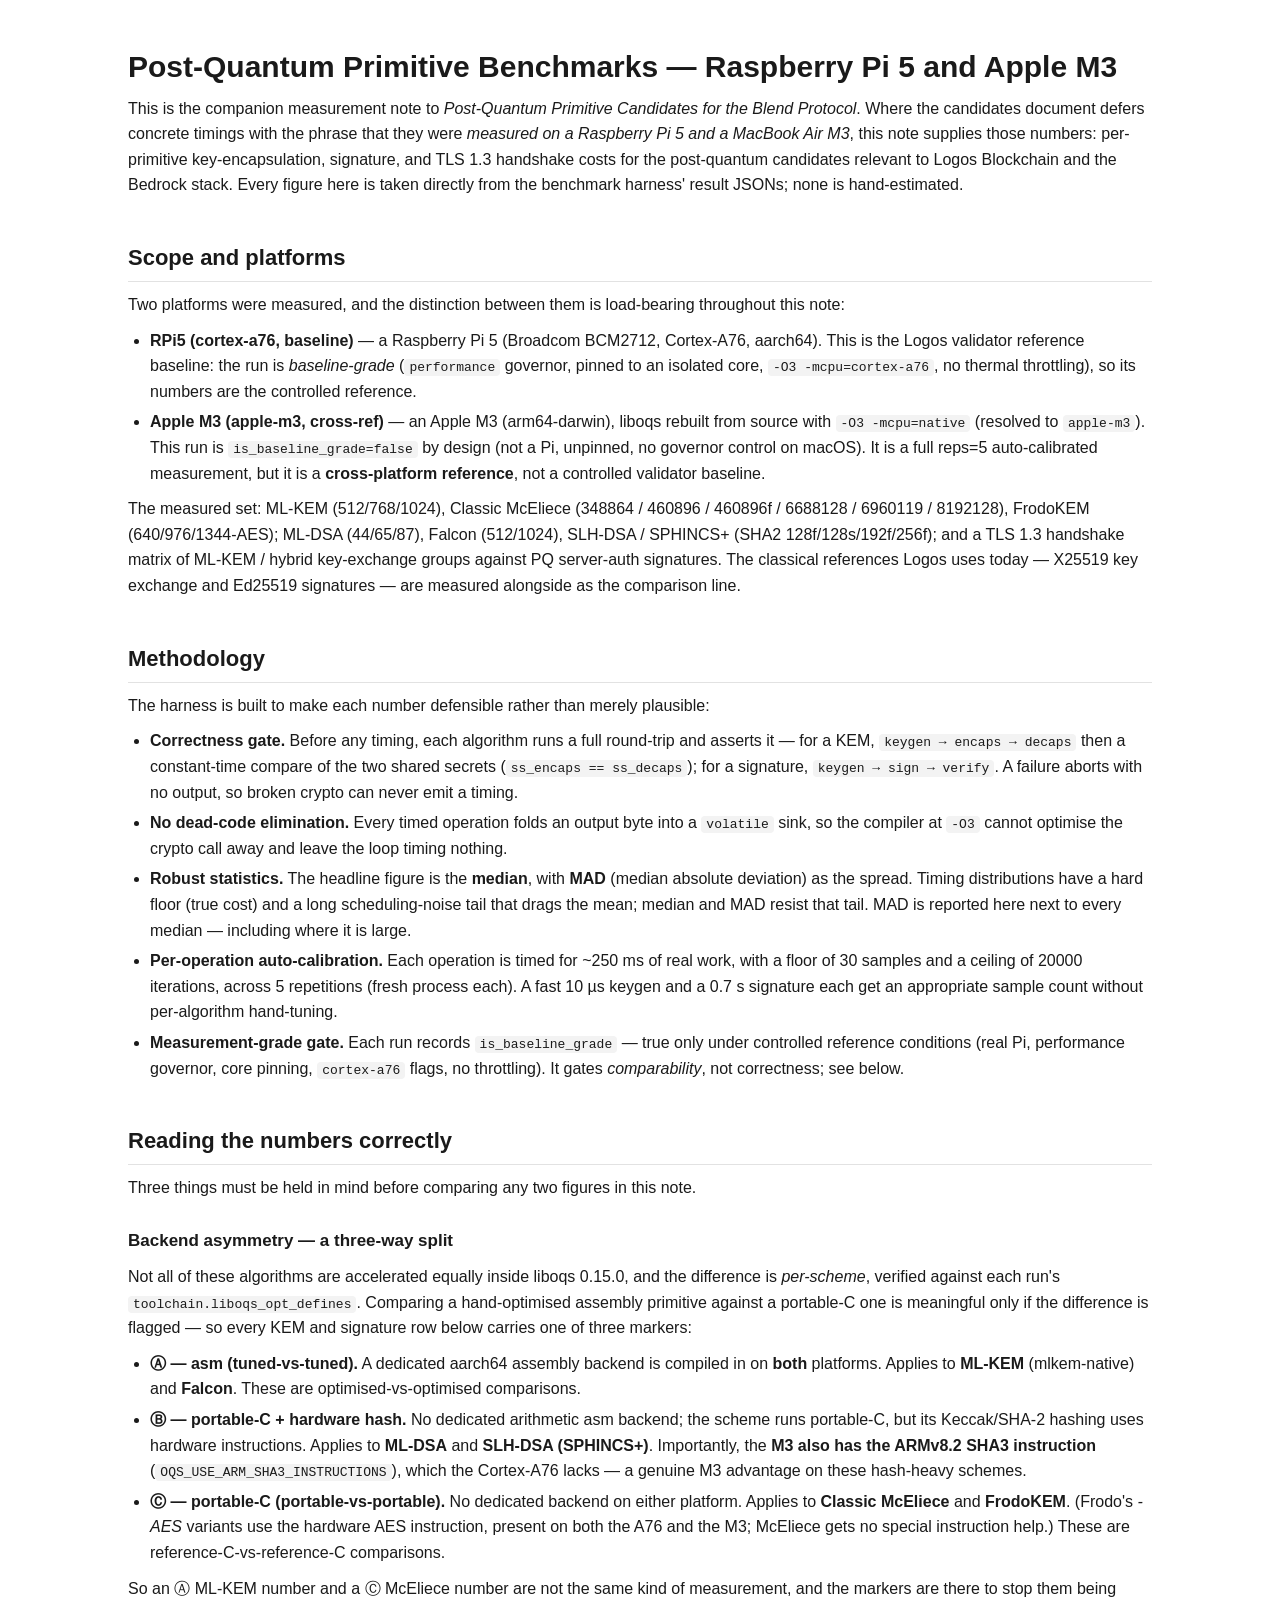
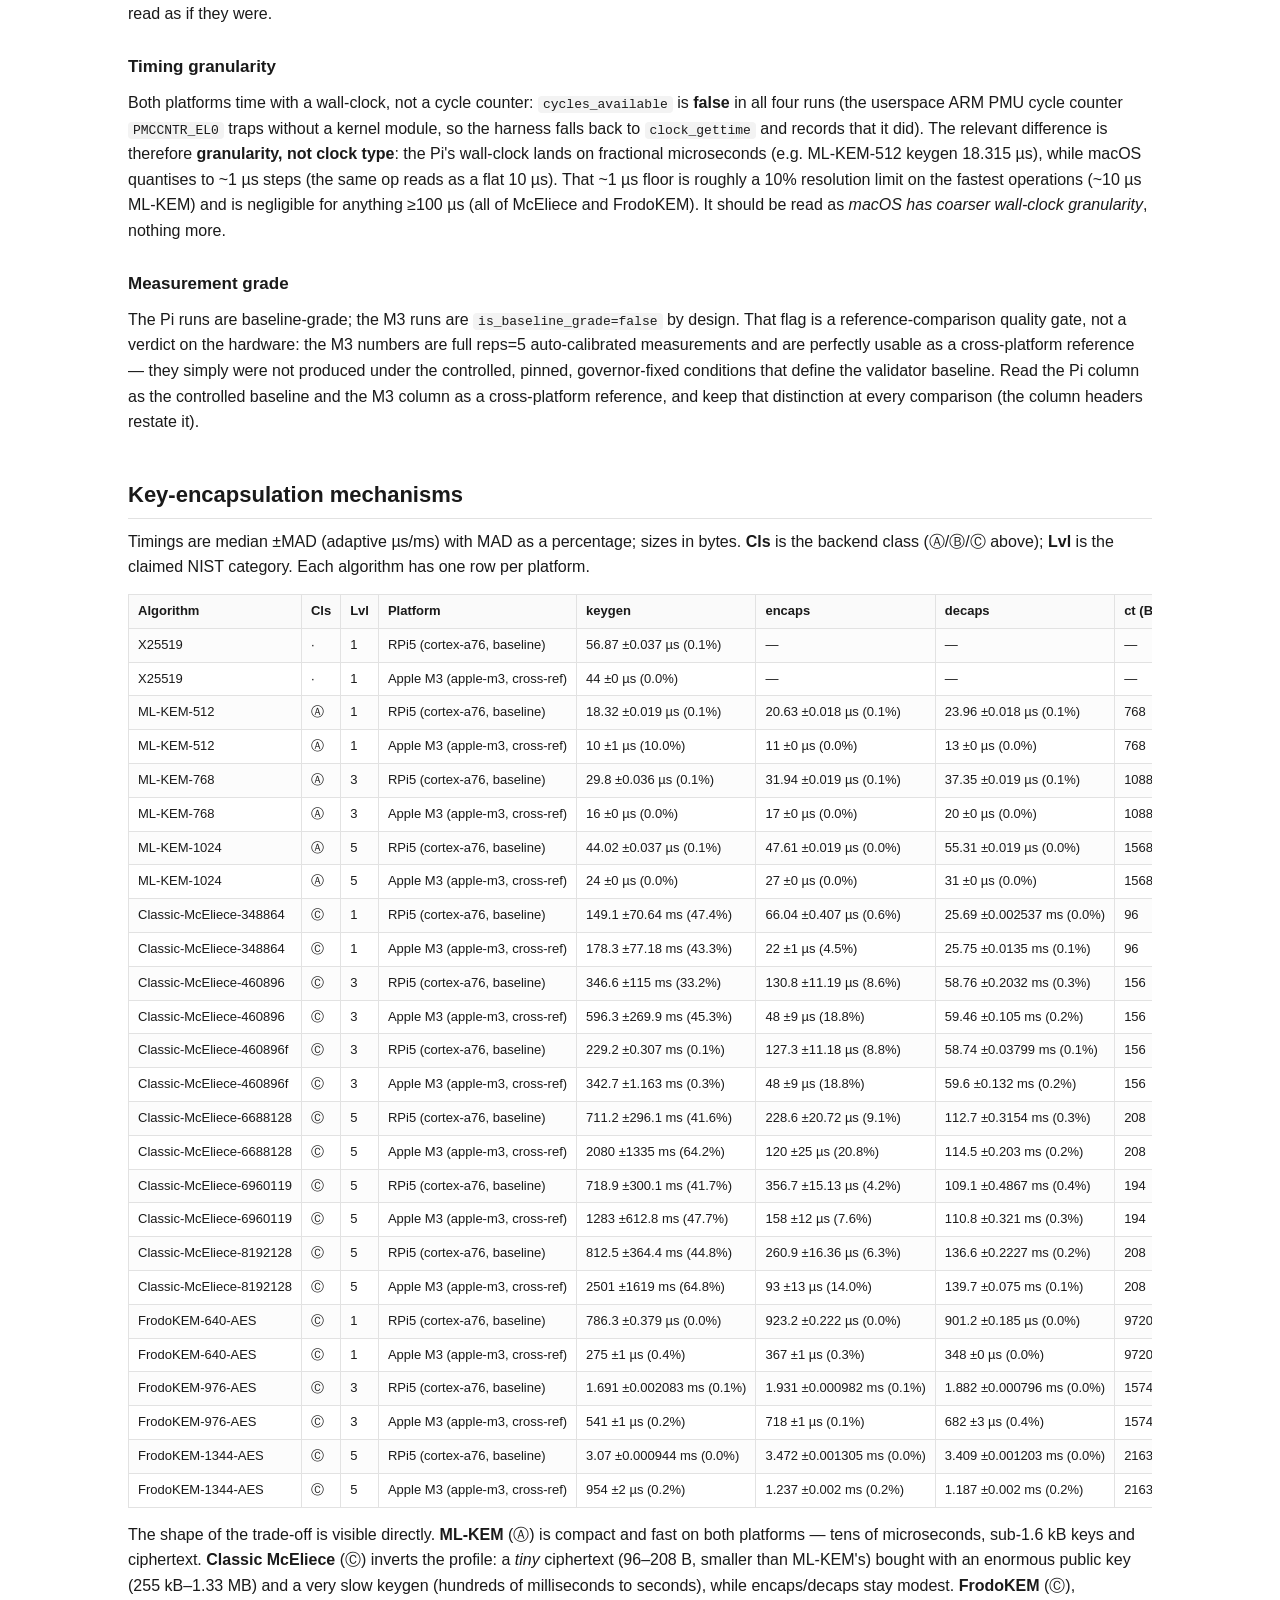
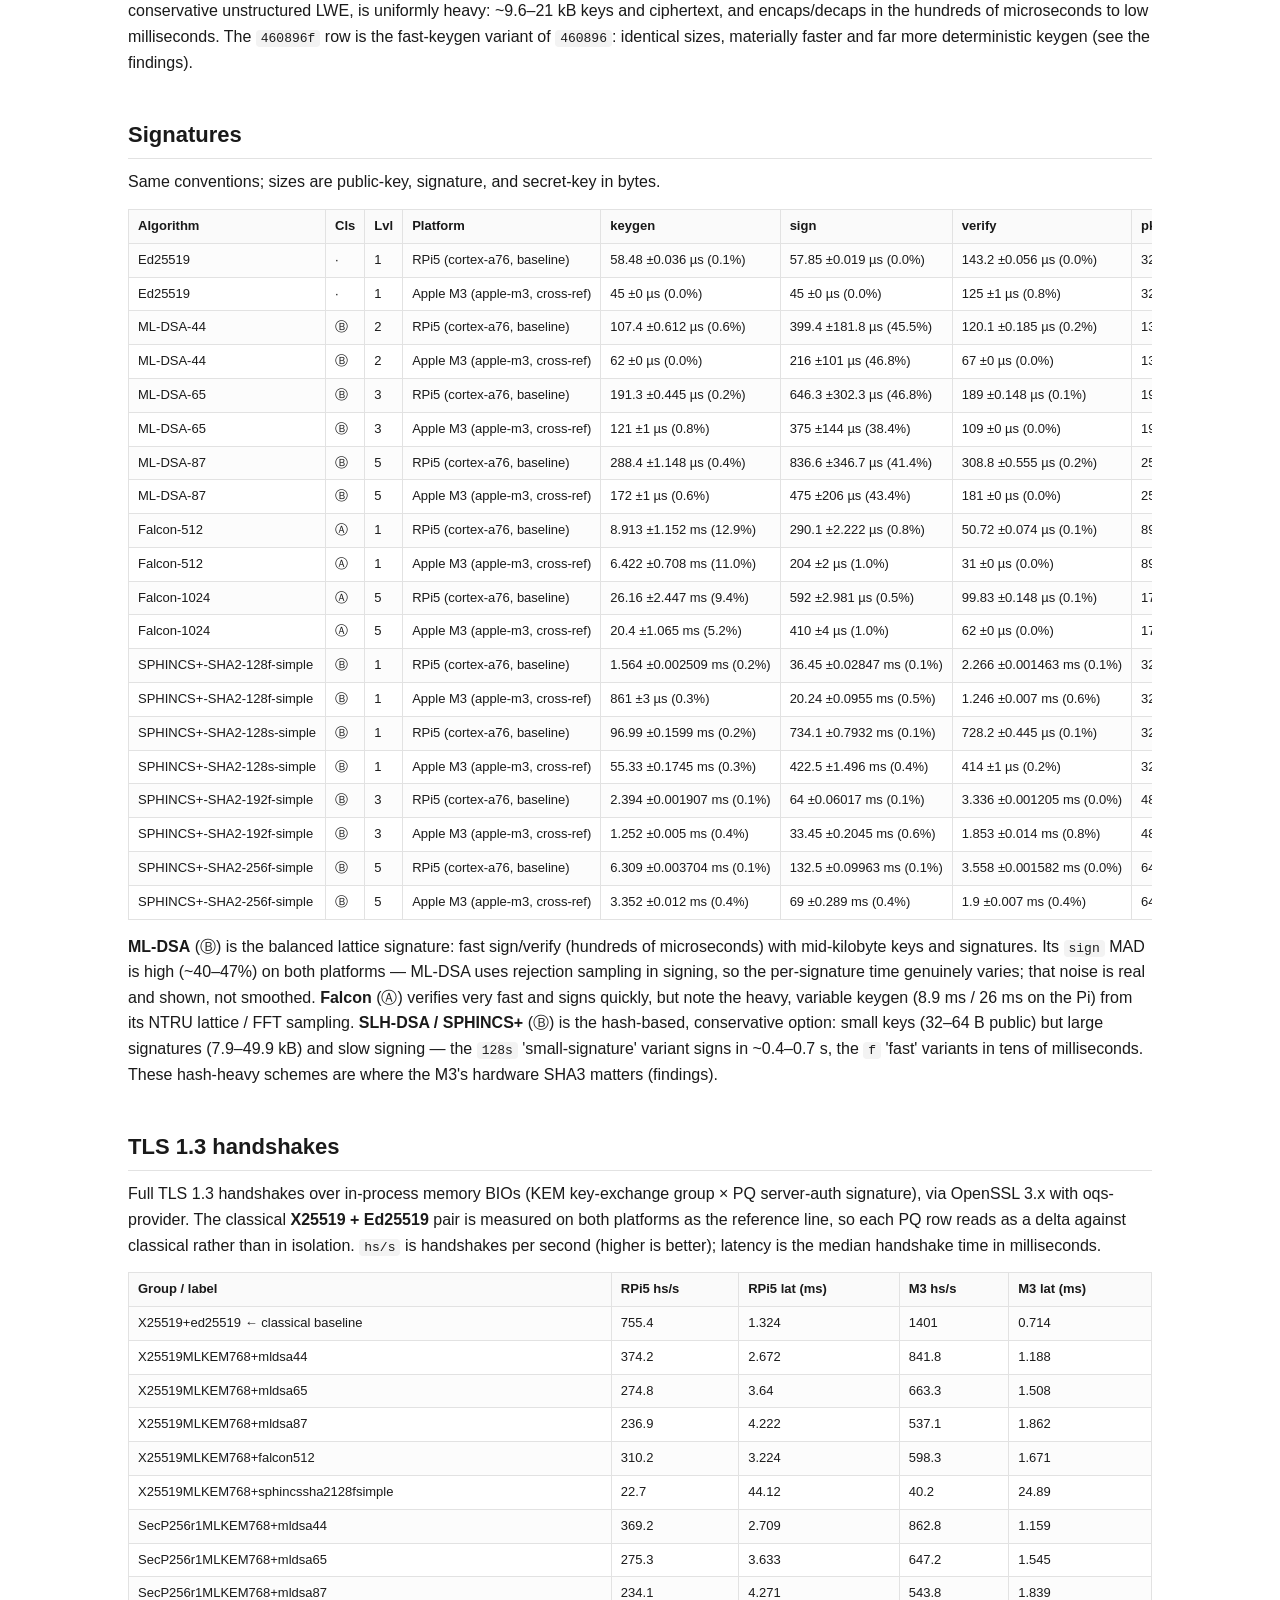
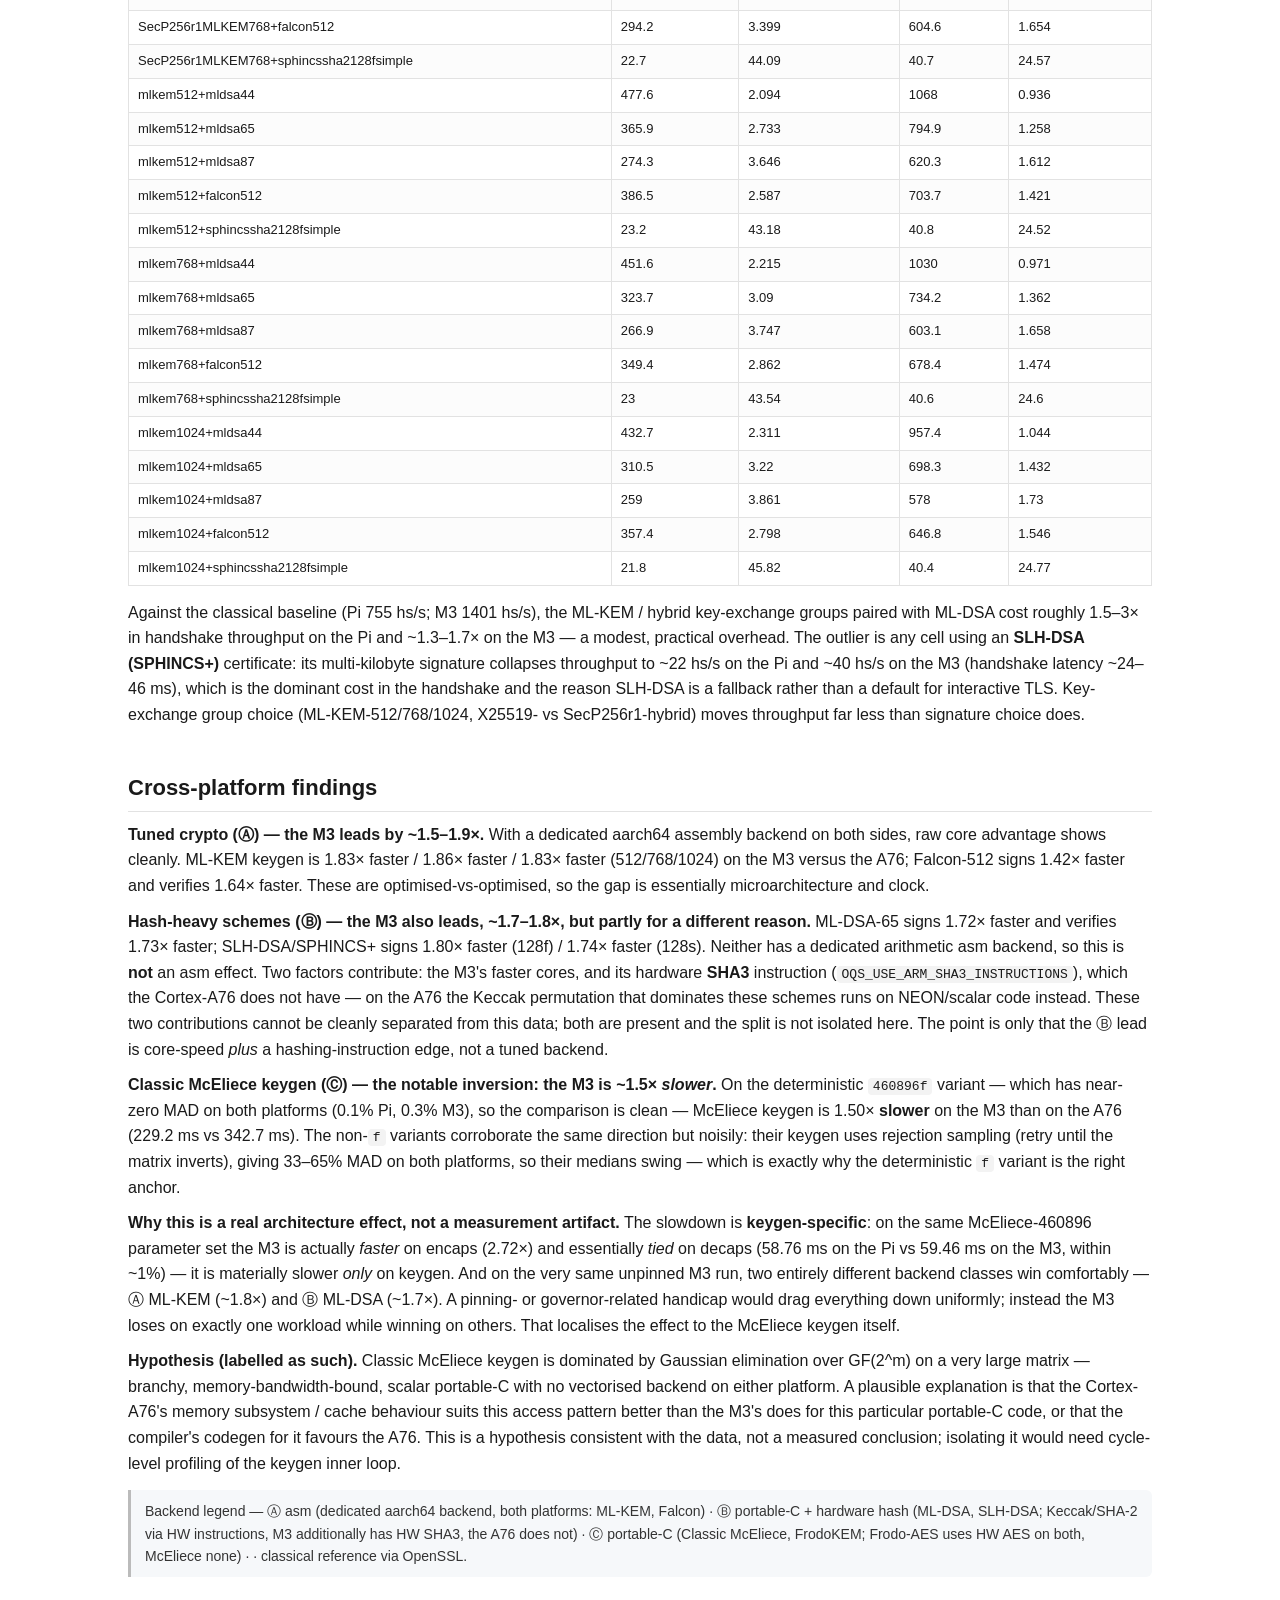
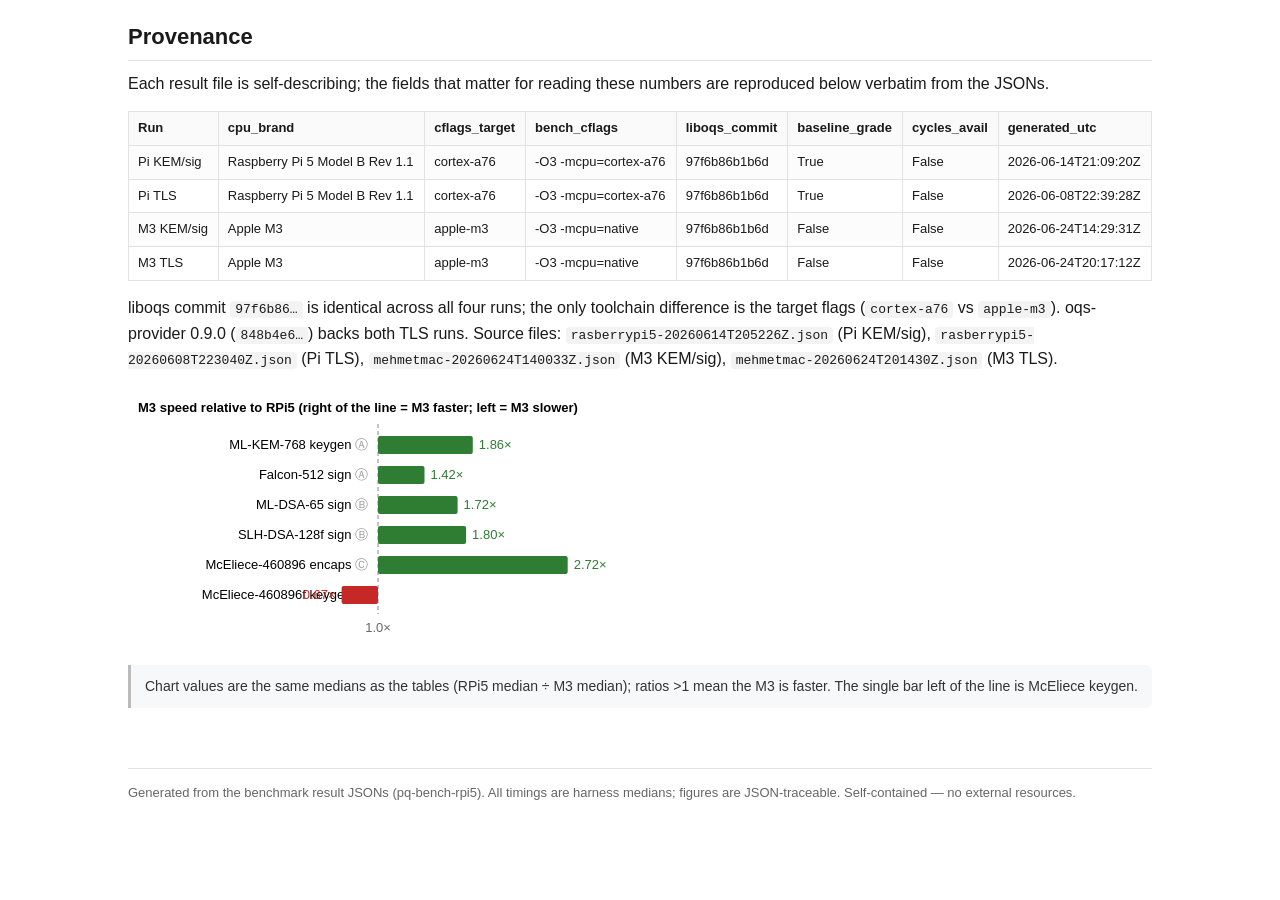
<file: docs/pq-primitive-benchmarks-rpi5-m3.html>
<!DOCTYPE html>
<html lang="en"><head><meta charset="utf-8">
<meta name="viewport" content="width=device-width, initial-scale=1">
<title>Post-Quantum Primitive Benchmarks — Raspberry Pi 5 and Apple M3</title>
<style>
:root{--fg:#1a1a1a;--mut:#666;--line:#e2e2e2;--bg:#fff;--acc:#0b5;}
*{box-sizing:border-box}
body{margin:0;background:var(--bg);color:var(--fg);font:16px/1.6 -apple-system,BlinkMacSystemFont,'Segoe UI',Roboto,Helvetica,Arial,sans-serif;}
.wrap{max-width:1080px;margin:0 auto;padding:48px 28px 96px;}
h1{font-size:30px;line-height:1.25;margin:0 0 8px;}
h2{font-size:22px;margin:42px 0 10px;padding-bottom:6px;border-bottom:1px solid var(--line);}
h3{font-size:17px;margin:26px 0 6px;}
p{margin:10px 0;} ul{margin:10px 0;padding-left:22px;} li{margin:5px 0;}
code{background:#f3f3f3;padding:1px 5px;border-radius:4px;font:13px/1.4 ui-monospace,SFMono-Regular,Menlo,monospace;}
.tw{overflow-x:auto;margin:14px 0;}
table{border-collapse:collapse;width:100%;font-size:13px;}
th,td{border:1px solid var(--line);padding:6px 9px;text-align:left;white-space:nowrap;}
th{background:#fafafa;font-weight:600;}
tbody tr:nth-child(odd){background:#fcfcfc;}
.note{background:#f6f8fa;border-left:3px solid #bbb;padding:10px 14px;margin:14px 0;font-size:14px;color:#333;border-radius:0 6px 6px 0;}
.chart{margin:18px 0;overflow-x:auto;}
.foot{margin-top:60px;color:var(--mut);font-size:13px;border-top:1px solid var(--line);padding-top:14px;}
</style></head>
<body><main class="wrap">
<h1>Post-Quantum Primitive Benchmarks — Raspberry Pi 5 and Apple M3</h1>
<p>This is the companion measurement note to <em>Post-Quantum Primitive Candidates for the Blend Protocol</em>. Where the candidates document defers concrete timings with the phrase that they were <em>measured on a Raspberry Pi 5 and a MacBook Air M3</em>, this note supplies those numbers: per-primitive key-encapsulation, signature, and TLS 1.3 handshake costs for the post-quantum candidates relevant to Logos Blockchain and the Bedrock stack. Every figure here is taken directly from the benchmark harness&#x27; result JSONs; none is hand-estimated.</p>
<h2>Scope and platforms</h2>
<p>Two platforms were measured, and the distinction between them is load-bearing throughout this note:</p>
<ul><li><strong>RPi5 (cortex-a76, baseline)</strong> — a Raspberry Pi 5 (Broadcom BCM2712, Cortex-A76, aarch64). This is the Logos validator reference baseline: the run is <em>baseline-grade</em> (<code>performance</code> governor, pinned to an isolated core, <code>-O3 -mcpu=cortex-a76</code>, no thermal throttling), so its numbers are the controlled reference.</li><li><strong>Apple M3 (apple-m3, cross-ref)</strong> — an Apple M3 (arm64-darwin), liboqs rebuilt from source with <code>-O3 -mcpu=native</code> (resolved to <code>apple-m3</code>). This run is <code>is_baseline_grade=false</code> by design (not a Pi, unpinned, no governor control on macOS). It is a full reps=5 auto-calibrated measurement, but it is a <strong>cross-platform reference</strong>, not a controlled validator baseline.</li></ul>
<p>The measured set: ML-KEM (512/768/1024), Classic McEliece (348864 / 460896 / 460896f / 6688128 / 6960119 / 8192128), FrodoKEM (640/976/1344-AES); ML-DSA (44/65/87), Falcon (512/1024), SLH-DSA / SPHINCS+ (SHA2 128f/128s/192f/256f); and a TLS 1.3 handshake matrix of ML-KEM / hybrid key-exchange groups against PQ server-auth signatures. The classical references Logos uses today — X25519 key exchange and Ed25519 signatures — are measured alongside as the comparison line.</p>
<h2>Methodology</h2>
<p>The harness is built to make each number defensible rather than merely plausible:</p>
<ul><li><strong>Correctness gate.</strong> Before any timing, each algorithm runs a full round-trip and asserts it — for a KEM, <code>keygen → encaps → decaps</code> then a constant-time compare of the two shared secrets (<code>ss_encaps == ss_decaps</code>); for a signature, <code>keygen → sign → verify</code>. A failure aborts with no output, so broken crypto can never emit a timing.</li><li><strong>No dead-code elimination.</strong> Every timed operation folds an output byte into a <code>volatile</code> sink, so the compiler at <code>-O3</code> cannot optimise the crypto call away and leave the loop timing nothing.</li><li><strong>Robust statistics.</strong> The headline figure is the <strong>median</strong>, with <strong>MAD</strong> (median absolute deviation) as the spread. Timing distributions have a hard floor (true cost) and a long scheduling-noise tail that drags the mean; median and MAD resist that tail. MAD is reported here next to every median — including where it is large.</li><li><strong>Per-operation auto-calibration.</strong> Each operation is timed for ~250 ms of real work, with a floor of 30 samples and a ceiling of 20000 iterations, across 5 repetitions (fresh process each). A fast 10 µs keygen and a 0.7 s signature each get an appropriate sample count without per-algorithm hand-tuning.</li><li><strong>Measurement-grade gate.</strong> Each run records <code>is_baseline_grade</code> — true only under controlled reference conditions (real Pi, performance governor, core pinning, <code>cortex-a76</code> flags, no throttling). It gates <em>comparability</em>, not correctness; see below.</li></ul>
<h2>Reading the numbers correctly</h2>
<p>Three things must be held in mind before comparing any two figures in this note.</p>
<h3>Backend asymmetry — a three-way split</h3>
<p>Not all of these algorithms are accelerated equally inside liboqs 0.15.0, and the difference is <em>per-scheme</em>, verified against each run&#x27;s <code>toolchain.liboqs_opt_defines</code>. Comparing a hand-optimised assembly primitive against a portable-C one is meaningful only if the difference is flagged — so every KEM and signature row below carries one of three markers:</p>
<ul><li><strong>Ⓐ — asm (tuned-vs-tuned).</strong> A dedicated aarch64 assembly backend is compiled in on <strong>both</strong> platforms. Applies to <strong>ML-KEM</strong> (mlkem-native) and <strong>Falcon</strong>. These are optimised-vs-optimised comparisons.</li><li><strong>Ⓑ — portable-C + hardware hash.</strong> No dedicated arithmetic asm backend; the scheme runs portable-C, but its Keccak/SHA-2 hashing uses hardware instructions. Applies to <strong>ML-DSA</strong> and <strong>SLH-DSA (SPHINCS+)</strong>. Importantly, the <strong>M3 also has the ARMv8.2 SHA3 instruction</strong> (<code>OQS_USE_ARM_SHA3_INSTRUCTIONS</code>), which the Cortex-A76 lacks — a genuine M3 advantage on these hash-heavy schemes.</li><li><strong>Ⓒ — portable-C (portable-vs-portable).</strong> No dedicated backend on either platform. Applies to <strong>Classic McEliece</strong> and <strong>FrodoKEM</strong>. (Frodo&#x27;s <em>-AES</em> variants use the hardware AES instruction, present on both the A76 and the M3; McEliece gets no special instruction help.) These are reference-C-vs-reference-C comparisons.</li></ul>
<p>So an Ⓐ ML-KEM number and a Ⓒ McEliece number are not the same kind of measurement, and the markers are there to stop them being read as if they were.</p>
<h3>Timing granularity</h3>
<p>Both platforms time with a wall-clock, not a cycle counter: <code>cycles_available</code> is <strong>false</strong> in all four runs (the userspace ARM PMU cycle counter <code>PMCCNTR_EL0</code> traps without a kernel module, so the harness falls back to <code>clock_gettime</code> and records that it did). The relevant difference is therefore <strong>granularity, not clock type</strong>: the Pi&#x27;s wall-clock lands on fractional microseconds (e.g. ML-KEM-512 keygen 18.315 µs), while macOS quantises to ~1 µs steps (the same op reads as a flat 10 µs). That ~1 µs floor is roughly a 10% resolution limit on the fastest operations (~10 µs ML-KEM) and is negligible for anything ≥100 µs (all of McEliece and FrodoKEM). It should be read as <em>macOS has coarser wall-clock granularity</em>, nothing more.</p>
<h3>Measurement grade</h3>
<p>The Pi runs are baseline-grade; the M3 runs are <code>is_baseline_grade=false</code> by design. That flag is a reference-comparison quality gate, not a verdict on the hardware: the M3 numbers are full reps=5 auto-calibrated measurements and are perfectly usable as a cross-platform reference — they simply were not produced under the controlled, pinned, governor-fixed conditions that define the validator baseline. Read the Pi column as the controlled baseline and the M3 column as a cross-platform reference, and keep that distinction at every comparison (the column headers restate it).</p>
<h2>Key-encapsulation mechanisms</h2>
<p>Timings are median ±MAD (adaptive µs/ms) with MAD as a percentage; sizes in bytes. <strong>Cls</strong> is the backend class (Ⓐ/Ⓑ/Ⓒ above); <strong>Lvl</strong> is the claimed NIST category. Each algorithm has one row per platform.</p>
<div class='tw'><table><thead><tr><th>Algorithm</th><th>Cls</th><th>Lvl</th><th>Platform</th><th>keygen</th><th>encaps</th><th>decaps</th><th>ct (B)</th><th>pk (B)</th><th>sk (B)</th></tr></thead><tbody><tr><td>X25519</td><td>·</td><td>1</td><td>RPi5 (cortex-a76, baseline)</td><td>56.87 ±0.037 µs (0.1%)</td><td>—</td><td>—</td><td>—</td><td>32</td><td>32</td></tr><tr><td>X25519</td><td>·</td><td>1</td><td>Apple M3 (apple-m3, cross-ref)</td><td>44 ±0 µs (0.0%)</td><td>—</td><td>—</td><td>—</td><td>32</td><td>32</td></tr><tr><td>ML-KEM-512</td><td>Ⓐ</td><td>1</td><td>RPi5 (cortex-a76, baseline)</td><td>18.32 ±0.019 µs (0.1%)</td><td>20.63 ±0.018 µs (0.1%)</td><td>23.96 ±0.018 µs (0.1%)</td><td>768</td><td>800</td><td>1632</td></tr><tr><td>ML-KEM-512</td><td>Ⓐ</td><td>1</td><td>Apple M3 (apple-m3, cross-ref)</td><td>10 ±1 µs (10.0%)</td><td>11 ±0 µs (0.0%)</td><td>13 ±0 µs (0.0%)</td><td>768</td><td>800</td><td>1632</td></tr><tr><td>ML-KEM-768</td><td>Ⓐ</td><td>3</td><td>RPi5 (cortex-a76, baseline)</td><td>29.8 ±0.036 µs (0.1%)</td><td>31.94 ±0.019 µs (0.1%)</td><td>37.35 ±0.019 µs (0.1%)</td><td>1088</td><td>1184</td><td>2400</td></tr><tr><td>ML-KEM-768</td><td>Ⓐ</td><td>3</td><td>Apple M3 (apple-m3, cross-ref)</td><td>16 ±0 µs (0.0%)</td><td>17 ±0 µs (0.0%)</td><td>20 ±0 µs (0.0%)</td><td>1088</td><td>1184</td><td>2400</td></tr><tr><td>ML-KEM-1024</td><td>Ⓐ</td><td>5</td><td>RPi5 (cortex-a76, baseline)</td><td>44.02 ±0.037 µs (0.1%)</td><td>47.61 ±0.019 µs (0.0%)</td><td>55.31 ±0.019 µs (0.0%)</td><td>1568</td><td>1568</td><td>3168</td></tr><tr><td>ML-KEM-1024</td><td>Ⓐ</td><td>5</td><td>Apple M3 (apple-m3, cross-ref)</td><td>24 ±0 µs (0.0%)</td><td>27 ±0 µs (0.0%)</td><td>31 ±0 µs (0.0%)</td><td>1568</td><td>1568</td><td>3168</td></tr><tr><td>Classic-McEliece-348864</td><td>Ⓒ</td><td>1</td><td>RPi5 (cortex-a76, baseline)</td><td>149.1 ±70.64 ms (47.4%)</td><td>66.04 ±0.407 µs (0.6%)</td><td>25.69 ±0.002537 ms (0.0%)</td><td>96</td><td>261120</td><td>6492</td></tr><tr><td>Classic-McEliece-348864</td><td>Ⓒ</td><td>1</td><td>Apple M3 (apple-m3, cross-ref)</td><td>178.3 ±77.18 ms (43.3%)</td><td>22 ±1 µs (4.5%)</td><td>25.75 ±0.0135 ms (0.1%)</td><td>96</td><td>261120</td><td>6492</td></tr><tr><td>Classic-McEliece-460896</td><td>Ⓒ</td><td>3</td><td>RPi5 (cortex-a76, baseline)</td><td>346.6 ±115 ms (33.2%)</td><td>130.8 ±11.19 µs (8.6%)</td><td>58.76 ±0.2032 ms (0.3%)</td><td>156</td><td>524160</td><td>13608</td></tr><tr><td>Classic-McEliece-460896</td><td>Ⓒ</td><td>3</td><td>Apple M3 (apple-m3, cross-ref)</td><td>596.3 ±269.9 ms (45.3%)</td><td>48 ±9 µs (18.8%)</td><td>59.46 ±0.105 ms (0.2%)</td><td>156</td><td>524160</td><td>13608</td></tr><tr><td>Classic-McEliece-460896f</td><td>Ⓒ</td><td>3</td><td>RPi5 (cortex-a76, baseline)</td><td>229.2 ±0.307 ms (0.1%)</td><td>127.3 ±11.18 µs (8.8%)</td><td>58.74 ±0.03799 ms (0.1%)</td><td>156</td><td>524160</td><td>13608</td></tr><tr><td>Classic-McEliece-460896f</td><td>Ⓒ</td><td>3</td><td>Apple M3 (apple-m3, cross-ref)</td><td>342.7 ±1.163 ms (0.3%)</td><td>48 ±9 µs (18.8%)</td><td>59.6 ±0.132 ms (0.2%)</td><td>156</td><td>524160</td><td>13608</td></tr><tr><td>Classic-McEliece-6688128</td><td>Ⓒ</td><td>5</td><td>RPi5 (cortex-a76, baseline)</td><td>711.2 ±296.1 ms (41.6%)</td><td>228.6 ±20.72 µs (9.1%)</td><td>112.7 ±0.3154 ms (0.3%)</td><td>208</td><td>1044992</td><td>13932</td></tr><tr><td>Classic-McEliece-6688128</td><td>Ⓒ</td><td>5</td><td>Apple M3 (apple-m3, cross-ref)</td><td>2080 ±1335 ms (64.2%)</td><td>120 ±25 µs (20.8%)</td><td>114.5 ±0.203 ms (0.2%)</td><td>208</td><td>1044992</td><td>13932</td></tr><tr><td>Classic-McEliece-6960119</td><td>Ⓒ</td><td>5</td><td>RPi5 (cortex-a76, baseline)</td><td>718.9 ±300.1 ms (41.7%)</td><td>356.7 ±15.13 µs (4.2%)</td><td>109.1 ±0.4867 ms (0.4%)</td><td>194</td><td>1047319</td><td>13948</td></tr><tr><td>Classic-McEliece-6960119</td><td>Ⓒ</td><td>5</td><td>Apple M3 (apple-m3, cross-ref)</td><td>1283 ±612.8 ms (47.7%)</td><td>158 ±12 µs (7.6%)</td><td>110.8 ±0.321 ms (0.3%)</td><td>194</td><td>1047319</td><td>13948</td></tr><tr><td>Classic-McEliece-8192128</td><td>Ⓒ</td><td>5</td><td>RPi5 (cortex-a76, baseline)</td><td>812.5 ±364.4 ms (44.8%)</td><td>260.9 ±16.36 µs (6.3%)</td><td>136.6 ±0.2227 ms (0.2%)</td><td>208</td><td>1357824</td><td>14120</td></tr><tr><td>Classic-McEliece-8192128</td><td>Ⓒ</td><td>5</td><td>Apple M3 (apple-m3, cross-ref)</td><td>2501 ±1619 ms (64.8%)</td><td>93 ±13 µs (14.0%)</td><td>139.7 ±0.075 ms (0.1%)</td><td>208</td><td>1357824</td><td>14120</td></tr><tr><td>FrodoKEM-640-AES</td><td>Ⓒ</td><td>1</td><td>RPi5 (cortex-a76, baseline)</td><td>786.3 ±0.379 µs (0.0%)</td><td>923.2 ±0.222 µs (0.0%)</td><td>901.2 ±0.185 µs (0.0%)</td><td>9720</td><td>9616</td><td>19888</td></tr><tr><td>FrodoKEM-640-AES</td><td>Ⓒ</td><td>1</td><td>Apple M3 (apple-m3, cross-ref)</td><td>275 ±1 µs (0.4%)</td><td>367 ±1 µs (0.3%)</td><td>348 ±0 µs (0.0%)</td><td>9720</td><td>9616</td><td>19888</td></tr><tr><td>FrodoKEM-976-AES</td><td>Ⓒ</td><td>3</td><td>RPi5 (cortex-a76, baseline)</td><td>1.691 ±0.002083 ms (0.1%)</td><td>1.931 ±0.000982 ms (0.1%)</td><td>1.882 ±0.000796 ms (0.0%)</td><td>15744</td><td>15632</td><td>31296</td></tr><tr><td>FrodoKEM-976-AES</td><td>Ⓒ</td><td>3</td><td>Apple M3 (apple-m3, cross-ref)</td><td>541 ±1 µs (0.2%)</td><td>718 ±1 µs (0.1%)</td><td>682 ±3 µs (0.4%)</td><td>15744</td><td>15632</td><td>31296</td></tr><tr><td>FrodoKEM-1344-AES</td><td>Ⓒ</td><td>5</td><td>RPi5 (cortex-a76, baseline)</td><td>3.07 ±0.000944 ms (0.0%)</td><td>3.472 ±0.001305 ms (0.0%)</td><td>3.409 ±0.001203 ms (0.0%)</td><td>21632</td><td>21520</td><td>43088</td></tr><tr><td>FrodoKEM-1344-AES</td><td>Ⓒ</td><td>5</td><td>Apple M3 (apple-m3, cross-ref)</td><td>954 ±2 µs (0.2%)</td><td>1.237 ±0.002 ms (0.2%)</td><td>1.187 ±0.002 ms (0.2%)</td><td>21632</td><td>21520</td><td>43088</td></tr></tbody></table></div>
<p>The shape of the trade-off is visible directly. <strong>ML-KEM</strong> (Ⓐ) is compact and fast on both platforms — tens of microseconds, sub-1.6 kB keys and ciphertext. <strong>Classic McEliece</strong> (Ⓒ) inverts the profile: a <em>tiny</em> ciphertext (96–208 B, smaller than ML-KEM&#x27;s) bought with an enormous public key (255 kB–1.33 MB) and a very slow keygen (hundreds of milliseconds to seconds), while encaps/decaps stay modest. <strong>FrodoKEM</strong> (Ⓒ), conservative unstructured LWE, is uniformly heavy: ~9.6–21 kB keys and ciphertext, and encaps/decaps in the hundreds of microseconds to low milliseconds. The <code>460896f</code> row is the fast-keygen variant of <code>460896</code>: identical sizes, materially faster and far more deterministic keygen (see the findings).</p>
<h2>Signatures</h2>
<p>Same conventions; sizes are public-key, signature, and secret-key in bytes.</p>
<div class='tw'><table><thead><tr><th>Algorithm</th><th>Cls</th><th>Lvl</th><th>Platform</th><th>keygen</th><th>sign</th><th>verify</th><th>pk (B)</th><th>sig (B)</th><th>sk (B)</th></tr></thead><tbody><tr><td>Ed25519</td><td>·</td><td>1</td><td>RPi5 (cortex-a76, baseline)</td><td>58.48 ±0.036 µs (0.1%)</td><td>57.85 ±0.019 µs (0.0%)</td><td>143.2 ±0.056 µs (0.0%)</td><td>32</td><td>64</td><td>32</td></tr><tr><td>Ed25519</td><td>·</td><td>1</td><td>Apple M3 (apple-m3, cross-ref)</td><td>45 ±0 µs (0.0%)</td><td>45 ±0 µs (0.0%)</td><td>125 ±1 µs (0.8%)</td><td>32</td><td>64</td><td>32</td></tr><tr><td>ML-DSA-44</td><td>Ⓑ</td><td>2</td><td>RPi5 (cortex-a76, baseline)</td><td>107.4 ±0.612 µs (0.6%)</td><td>399.4 ±181.8 µs (45.5%)</td><td>120.1 ±0.185 µs (0.2%)</td><td>1312</td><td>2420</td><td>2560</td></tr><tr><td>ML-DSA-44</td><td>Ⓑ</td><td>2</td><td>Apple M3 (apple-m3, cross-ref)</td><td>62 ±0 µs (0.0%)</td><td>216 ±101 µs (46.8%)</td><td>67 ±0 µs (0.0%)</td><td>1312</td><td>2420</td><td>2560</td></tr><tr><td>ML-DSA-65</td><td>Ⓑ</td><td>3</td><td>RPi5 (cortex-a76, baseline)</td><td>191.3 ±0.445 µs (0.2%)</td><td>646.3 ±302.3 µs (46.8%)</td><td>189 ±0.148 µs (0.1%)</td><td>1952</td><td>3309</td><td>4032</td></tr><tr><td>ML-DSA-65</td><td>Ⓑ</td><td>3</td><td>Apple M3 (apple-m3, cross-ref)</td><td>121 ±1 µs (0.8%)</td><td>375 ±144 µs (38.4%)</td><td>109 ±0 µs (0.0%)</td><td>1952</td><td>3309</td><td>4032</td></tr><tr><td>ML-DSA-87</td><td>Ⓑ</td><td>5</td><td>RPi5 (cortex-a76, baseline)</td><td>288.4 ±1.148 µs (0.4%)</td><td>836.6 ±346.7 µs (41.4%)</td><td>308.8 ±0.555 µs (0.2%)</td><td>2592</td><td>4627</td><td>4896</td></tr><tr><td>ML-DSA-87</td><td>Ⓑ</td><td>5</td><td>Apple M3 (apple-m3, cross-ref)</td><td>172 ±1 µs (0.6%)</td><td>475 ±206 µs (43.4%)</td><td>181 ±0 µs (0.0%)</td><td>2592</td><td>4627</td><td>4896</td></tr><tr><td>Falcon-512</td><td>Ⓐ</td><td>1</td><td>RPi5 (cortex-a76, baseline)</td><td>8.913 ±1.152 ms (12.9%)</td><td>290.1 ±2.222 µs (0.8%)</td><td>50.72 ±0.074 µs (0.1%)</td><td>897</td><td>752</td><td>1281</td></tr><tr><td>Falcon-512</td><td>Ⓐ</td><td>1</td><td>Apple M3 (apple-m3, cross-ref)</td><td>6.422 ±0.708 ms (11.0%)</td><td>204 ±2 µs (1.0%)</td><td>31 ±0 µs (0.0%)</td><td>897</td><td>752</td><td>1281</td></tr><tr><td>Falcon-1024</td><td>Ⓐ</td><td>5</td><td>RPi5 (cortex-a76, baseline)</td><td>26.16 ±2.447 ms (9.4%)</td><td>592 ±2.981 µs (0.5%)</td><td>99.83 ±0.148 µs (0.1%)</td><td>1793</td><td>1462</td><td>2305</td></tr><tr><td>Falcon-1024</td><td>Ⓐ</td><td>5</td><td>Apple M3 (apple-m3, cross-ref)</td><td>20.4 ±1.065 ms (5.2%)</td><td>410 ±4 µs (1.0%)</td><td>62 ±0 µs (0.0%)</td><td>1793</td><td>1462</td><td>2305</td></tr><tr><td>SPHINCS+-SHA2-128f-simple</td><td>Ⓑ</td><td>1</td><td>RPi5 (cortex-a76, baseline)</td><td>1.564 ±0.002509 ms (0.2%)</td><td>36.45 ±0.02847 ms (0.1%)</td><td>2.266 ±0.001463 ms (0.1%)</td><td>32</td><td>17088</td><td>64</td></tr><tr><td>SPHINCS+-SHA2-128f-simple</td><td>Ⓑ</td><td>1</td><td>Apple M3 (apple-m3, cross-ref)</td><td>861 ±3 µs (0.3%)</td><td>20.24 ±0.0955 ms (0.5%)</td><td>1.246 ±0.007 ms (0.6%)</td><td>32</td><td>17088</td><td>64</td></tr><tr><td>SPHINCS+-SHA2-128s-simple</td><td>Ⓑ</td><td>1</td><td>RPi5 (cortex-a76, baseline)</td><td>96.99 ±0.1599 ms (0.2%)</td><td>734.1 ±0.7932 ms (0.1%)</td><td>728.2 ±0.445 µs (0.1%)</td><td>32</td><td>7856</td><td>64</td></tr><tr><td>SPHINCS+-SHA2-128s-simple</td><td>Ⓑ</td><td>1</td><td>Apple M3 (apple-m3, cross-ref)</td><td>55.33 ±0.1745 ms (0.3%)</td><td>422.5 ±1.496 ms (0.4%)</td><td>414 ±1 µs (0.2%)</td><td>32</td><td>7856</td><td>64</td></tr><tr><td>SPHINCS+-SHA2-192f-simple</td><td>Ⓑ</td><td>3</td><td>RPi5 (cortex-a76, baseline)</td><td>2.394 ±0.001907 ms (0.1%)</td><td>64 ±0.06017 ms (0.1%)</td><td>3.336 ±0.001205 ms (0.0%)</td><td>48</td><td>35664</td><td>96</td></tr><tr><td>SPHINCS+-SHA2-192f-simple</td><td>Ⓑ</td><td>3</td><td>Apple M3 (apple-m3, cross-ref)</td><td>1.252 ±0.005 ms (0.4%)</td><td>33.45 ±0.2045 ms (0.6%)</td><td>1.853 ±0.014 ms (0.8%)</td><td>48</td><td>35664</td><td>96</td></tr><tr><td>SPHINCS+-SHA2-256f-simple</td><td>Ⓑ</td><td>5</td><td>RPi5 (cortex-a76, baseline)</td><td>6.309 ±0.003704 ms (0.1%)</td><td>132.5 ±0.09963 ms (0.1%)</td><td>3.558 ±0.001582 ms (0.0%)</td><td>64</td><td>49856</td><td>128</td></tr><tr><td>SPHINCS+-SHA2-256f-simple</td><td>Ⓑ</td><td>5</td><td>Apple M3 (apple-m3, cross-ref)</td><td>3.352 ±0.012 ms (0.4%)</td><td>69 ±0.289 ms (0.4%)</td><td>1.9 ±0.007 ms (0.4%)</td><td>64</td><td>49856</td><td>128</td></tr></tbody></table></div>
<p><strong>ML-DSA</strong> (Ⓑ) is the balanced lattice signature: fast sign/verify (hundreds of microseconds) with mid-kilobyte keys and signatures. Its <code>sign</code> MAD is high (~40–47%) on both platforms — ML-DSA uses rejection sampling in signing, so the per-signature time genuinely varies; that noise is real and shown, not smoothed. <strong>Falcon</strong> (Ⓐ) verifies very fast and signs quickly, but note the heavy, variable keygen (8.9 ms / 26 ms on the Pi) from its NTRU lattice / FFT sampling. <strong>SLH-DSA / SPHINCS+</strong> (Ⓑ) is the hash-based, conservative option: small keys (32–64 B public) but large signatures (7.9–49.9 kB) and slow signing — the <code>128s</code> &#x27;small-signature&#x27; variant signs in ~0.4–0.7 s, the <code>f</code> &#x27;fast&#x27; variants in tens of milliseconds. These hash-heavy schemes are where the M3&#x27;s hardware SHA3 matters (findings).</p>
<h2>TLS 1.3 handshakes</h2>
<p>Full TLS 1.3 handshakes over in-process memory BIOs (KEM key-exchange group × PQ server-auth signature), via OpenSSL 3.x with oqs-provider. The classical <strong>X25519 + Ed25519</strong> pair is measured on both platforms as the reference line, so each PQ row reads as a delta against classical rather than in isolation. <code>hs/s</code> is handshakes per second (higher is better); latency is the median handshake time in milliseconds.</p>
<div class='tw'><table><thead><tr><th>Group / label</th><th>RPi5 hs/s</th><th>RPi5 lat (ms)</th><th>M3 hs/s</th><th>M3 lat (ms)</th></tr></thead><tbody><tr><td>X25519+ed25519  ← classical baseline</td><td>755.4</td><td>1.324</td><td>1401</td><td>0.714</td></tr><tr><td>X25519MLKEM768+mldsa44</td><td>374.2</td><td>2.672</td><td>841.8</td><td>1.188</td></tr><tr><td>X25519MLKEM768+mldsa65</td><td>274.8</td><td>3.64</td><td>663.3</td><td>1.508</td></tr><tr><td>X25519MLKEM768+mldsa87</td><td>236.9</td><td>4.222</td><td>537.1</td><td>1.862</td></tr><tr><td>X25519MLKEM768+falcon512</td><td>310.2</td><td>3.224</td><td>598.3</td><td>1.671</td></tr><tr><td>X25519MLKEM768+sphincssha2128fsimple</td><td>22.7</td><td>44.12</td><td>40.2</td><td>24.89</td></tr><tr><td>SecP256r1MLKEM768+mldsa44</td><td>369.2</td><td>2.709</td><td>862.8</td><td>1.159</td></tr><tr><td>SecP256r1MLKEM768+mldsa65</td><td>275.3</td><td>3.633</td><td>647.2</td><td>1.545</td></tr><tr><td>SecP256r1MLKEM768+mldsa87</td><td>234.1</td><td>4.271</td><td>543.8</td><td>1.839</td></tr><tr><td>SecP256r1MLKEM768+falcon512</td><td>294.2</td><td>3.399</td><td>604.6</td><td>1.654</td></tr><tr><td>SecP256r1MLKEM768+sphincssha2128fsimple</td><td>22.7</td><td>44.09</td><td>40.7</td><td>24.57</td></tr><tr><td>mlkem512+mldsa44</td><td>477.6</td><td>2.094</td><td>1068</td><td>0.936</td></tr><tr><td>mlkem512+mldsa65</td><td>365.9</td><td>2.733</td><td>794.9</td><td>1.258</td></tr><tr><td>mlkem512+mldsa87</td><td>274.3</td><td>3.646</td><td>620.3</td><td>1.612</td></tr><tr><td>mlkem512+falcon512</td><td>386.5</td><td>2.587</td><td>703.7</td><td>1.421</td></tr><tr><td>mlkem512+sphincssha2128fsimple</td><td>23.2</td><td>43.18</td><td>40.8</td><td>24.52</td></tr><tr><td>mlkem768+mldsa44</td><td>451.6</td><td>2.215</td><td>1030</td><td>0.971</td></tr><tr><td>mlkem768+mldsa65</td><td>323.7</td><td>3.09</td><td>734.2</td><td>1.362</td></tr><tr><td>mlkem768+mldsa87</td><td>266.9</td><td>3.747</td><td>603.1</td><td>1.658</td></tr><tr><td>mlkem768+falcon512</td><td>349.4</td><td>2.862</td><td>678.4</td><td>1.474</td></tr><tr><td>mlkem768+sphincssha2128fsimple</td><td>23</td><td>43.54</td><td>40.6</td><td>24.6</td></tr><tr><td>mlkem1024+mldsa44</td><td>432.7</td><td>2.311</td><td>957.4</td><td>1.044</td></tr><tr><td>mlkem1024+mldsa65</td><td>310.5</td><td>3.22</td><td>698.3</td><td>1.432</td></tr><tr><td>mlkem1024+mldsa87</td><td>259</td><td>3.861</td><td>578</td><td>1.73</td></tr><tr><td>mlkem1024+falcon512</td><td>357.4</td><td>2.798</td><td>646.8</td><td>1.546</td></tr><tr><td>mlkem1024+sphincssha2128fsimple</td><td>21.8</td><td>45.82</td><td>40.4</td><td>24.77</td></tr></tbody></table></div>
<p>Against the classical baseline (Pi 755 hs/s; M3 1401 hs/s), the ML-KEM / hybrid key-exchange groups paired with ML-DSA cost roughly 1.5–3× in handshake throughput on the Pi and ~1.3–1.7× on the M3 — a modest, practical overhead. The outlier is any cell using an <strong>SLH-DSA (SPHINCS+)</strong> certificate: its multi-kilobyte signature collapses throughput to ~22 hs/s on the Pi and ~40 hs/s on the M3 (handshake latency ~24–46 ms), which is the dominant cost in the handshake and the reason SLH-DSA is a fallback rather than a default for interactive TLS. Key-exchange group choice (ML-KEM-512/768/1024, X25519- vs SecP256r1-hybrid) moves throughput far less than signature choice does.</p>
<h2>Cross-platform findings</h2>
<p><strong>Tuned crypto (Ⓐ) — the M3 leads by ~1.5–1.9×.</strong> With a dedicated aarch64 assembly backend on both sides, raw core advantage shows cleanly. ML-KEM keygen is 1.83× faster / 1.86× faster / 1.83× faster (512/768/1024) on the M3 versus the A76; Falcon-512 signs 1.42× faster and verifies 1.64× faster. These are optimised-vs-optimised, so the gap is essentially microarchitecture and clock.</p>
<p><strong>Hash-heavy schemes (Ⓑ) — the M3 also leads, ~1.7–1.8×, but partly for a different reason.</strong> ML-DSA-65 signs 1.72× faster and verifies 1.73× faster; SLH-DSA/SPHINCS+ signs 1.80× faster (128f) / 1.74× faster (128s). Neither has a dedicated arithmetic asm backend, so this is <strong>not</strong> an asm effect. Two factors contribute: the M3&#x27;s faster cores, and its hardware <strong>SHA3</strong> instruction (<code>OQS_USE_ARM_SHA3_INSTRUCTIONS</code>), which the Cortex-A76 does not have — on the A76 the Keccak permutation that dominates these schemes runs on NEON/scalar code instead. These two contributions cannot be cleanly separated from this data; both are present and the split is not isolated here. The point is only that the Ⓑ lead is core-speed <em>plus</em> a hashing-instruction edge, not a tuned backend.</p>
<p><strong>Classic McEliece keygen (Ⓒ) — the notable inversion: the M3 is ~1.5× <em>slower</em>.</strong> On the deterministic <code>460896f</code> variant — which has near-zero MAD on both platforms (0.1% Pi, 0.3% M3), so the comparison is clean — McEliece keygen is 1.50× <strong>slower</strong> on the M3 than on the A76 (229.2 ms vs 342.7 ms). The non-<code>f</code> variants corroborate the same direction but noisily: their keygen uses rejection sampling (retry until the matrix inverts), giving 33–65% MAD on both platforms, so their medians swing — which is exactly why the deterministic <code>f</code> variant is the right anchor.</p>
<p><strong>Why this is a real architecture effect, not a measurement artifact.</strong> The slowdown is <strong>keygen-specific</strong>: on the same McEliece-460896 parameter set the M3 is actually <em>faster</em> on encaps (2.72×) and essentially <em>tied</em> on decaps (58.76 ms on the Pi vs 59.46 ms on the M3, within ~1%) — it is materially slower <em>only</em> on keygen. And on the very same unpinned M3 run, two entirely different backend classes win comfortably — Ⓐ ML-KEM (~1.8×) and Ⓑ ML-DSA (~1.7×). A pinning- or governor-related handicap would drag everything down uniformly; instead the M3 loses on exactly one workload while winning on others. That localises the effect to the McEliece keygen itself.</p>
<p><strong>Hypothesis (labelled as such).</strong> Classic McEliece keygen is dominated by Gaussian elimination over GF(2^m) on a very large matrix — branchy, memory-bandwidth-bound, scalar portable-C with no vectorised backend on either platform. A plausible explanation is that the Cortex-A76&#x27;s memory subsystem / cache behaviour suits this access pattern better than the M3&#x27;s does for this particular portable-C code, or that the compiler&#x27;s codegen for it favours the A76. This is a hypothesis consistent with the data, not a measured conclusion; isolating it would need cycle-level profiling of the keygen inner loop.</p>
<div class='note'>Backend legend — Ⓐ asm (dedicated aarch64 backend, both platforms: ML-KEM, Falcon) · Ⓑ portable-C + hardware hash (ML-DSA, SLH-DSA; Keccak/SHA-2 via HW instructions, M3 additionally has HW SHA3, the A76 does not) · Ⓒ portable-C (Classic McEliece, FrodoKEM; Frodo-AES uses HW AES on both, McEliece none) · · classical reference via OpenSSL.</div>
<h2>Provenance</h2>
<p>Each result file is self-describing; the fields that matter for reading these numbers are reproduced below verbatim from the JSONs.</p>
<div class='tw'><table><thead><tr><th>Run</th><th>cpu_brand</th><th>cflags_target</th><th>bench_cflags</th><th>liboqs_commit</th><th>baseline_grade</th><th>cycles_avail</th><th>generated_utc</th></tr></thead><tbody><tr><td>Pi KEM/sig</td><td>Raspberry Pi 5 Model B Rev 1.1</td><td>cortex-a76</td><td>-O3 -mcpu=cortex-a76</td><td>97f6b86b1b6d</td><td>True</td><td>False</td><td>2026-06-14T21:09:20Z</td></tr><tr><td>Pi TLS</td><td>Raspberry Pi 5 Model B Rev 1.1</td><td>cortex-a76</td><td>-O3 -mcpu=cortex-a76</td><td>97f6b86b1b6d</td><td>True</td><td>False</td><td>2026-06-08T22:39:28Z</td></tr><tr><td>M3 KEM/sig</td><td>Apple M3</td><td>apple-m3</td><td>-O3 -mcpu=native</td><td>97f6b86b1b6d</td><td>False</td><td>False</td><td>2026-06-24T14:29:31Z</td></tr><tr><td>M3 TLS</td><td>Apple M3</td><td>apple-m3</td><td>-O3 -mcpu=native</td><td>97f6b86b1b6d</td><td>False</td><td>False</td><td>2026-06-24T20:17:12Z</td></tr></tbody></table></div>
<p>liboqs commit <code>97f6b86…</code> is identical across all four runs; the only toolchain difference is the target flags (<code>cortex-a76</code> vs <code>apple-m3</code>). oqs-provider 0.9.0 (<code>848b4e6…</code>) backs both TLS runs. Source files: <code>rasberrypi5-20260614T205226Z.json</code> (Pi KEM/sig), <code>rasberrypi5-20260608T223040Z.json</code> (Pi TLS), <code>mehmetmac-20260624T140033Z.json</code> (M3 KEM/sig), <code>mehmetmac-20260624T201430Z.json</code> (M3 TLS).</p>
<div class='chart'><svg viewBox="0 0 550 250" width="550" height="250" role="img" aria-label="M3 speed relative to RPi5" font-family="-apple-system,Segoe UI,Roboto,sans-serif" font-size="13">
<text x="10" y="22" font-weight="600">M3 speed relative to RPi5 (right of the line = M3 faster; left = M3 slower)</text>
<line x1="250" y1="34" x2="250" y2="224" stroke="#888" stroke-dasharray="4 3"/>
<text x="250" y="242" text-anchor="middle" fill="#666">1.0×</text>
<text x="240" y="59.0" text-anchor="end">ML-KEM-768 keygen <tspan fill="#999">Ⓐ</tspan></text>
<rect x="250.0" y="46" width="94.8" height="18" fill="#2e7d32" rx="2"/>
<text x="350.8" y="59.0" text-anchor="start" fill="#2e7d32">1.86×</text>
<text x="240" y="89.0" text-anchor="end">Falcon-512 sign <tspan fill="#999">Ⓐ</tspan></text>
<rect x="250.0" y="76" width="46.5" height="18" fill="#2e7d32" rx="2"/>
<text x="302.5" y="89.0" text-anchor="start" fill="#2e7d32">1.42×</text>
<text x="240" y="119.0" text-anchor="end">ML-DSA-65 sign <tspan fill="#999">Ⓑ</tspan></text>
<rect x="250.0" y="106" width="79.6" height="18" fill="#2e7d32" rx="2"/>
<text x="335.6" y="119.0" text-anchor="start" fill="#2e7d32">1.72×</text>
<text x="240" y="149.0" text-anchor="end">SLH-DSA-128f sign <tspan fill="#999">Ⓑ</tspan></text>
<rect x="250.0" y="136" width="88.1" height="18" fill="#2e7d32" rx="2"/>
<text x="344.1" y="149.0" text-anchor="start" fill="#2e7d32">1.80×</text>
<text x="240" y="179.0" text-anchor="end">McEliece-460896 encaps <tspan fill="#999">Ⓒ</tspan></text>
<rect x="250.0" y="166" width="189.7" height="18" fill="#2e7d32" rx="2"/>
<text x="445.7" y="179.0" text-anchor="start" fill="#2e7d32">2.72×</text>
<text x="240" y="209.0" text-anchor="end">McEliece-460896f keygen <tspan fill="#999">Ⓒ</tspan></text>
<rect x="213.6" y="196" width="36.4" height="18" fill="#c62828" rx="2"/>
<text x="207.6" y="209.0" text-anchor="end" fill="#c62828">0.67×</text>
</svg></div>
<div class='note'>Chart values are the same medians as the tables (RPi5 median ÷ M3 median); ratios &gt;1 mean the M3 is faster. The single bar left of the line is McEliece keygen.</div>
<div class="foot">Generated from the benchmark result JSONs (pq-bench-rpi5). All
timings are harness medians; figures are JSON-traceable. Self-contained — no
external resources.</div>
</main></body></html>
</file>
